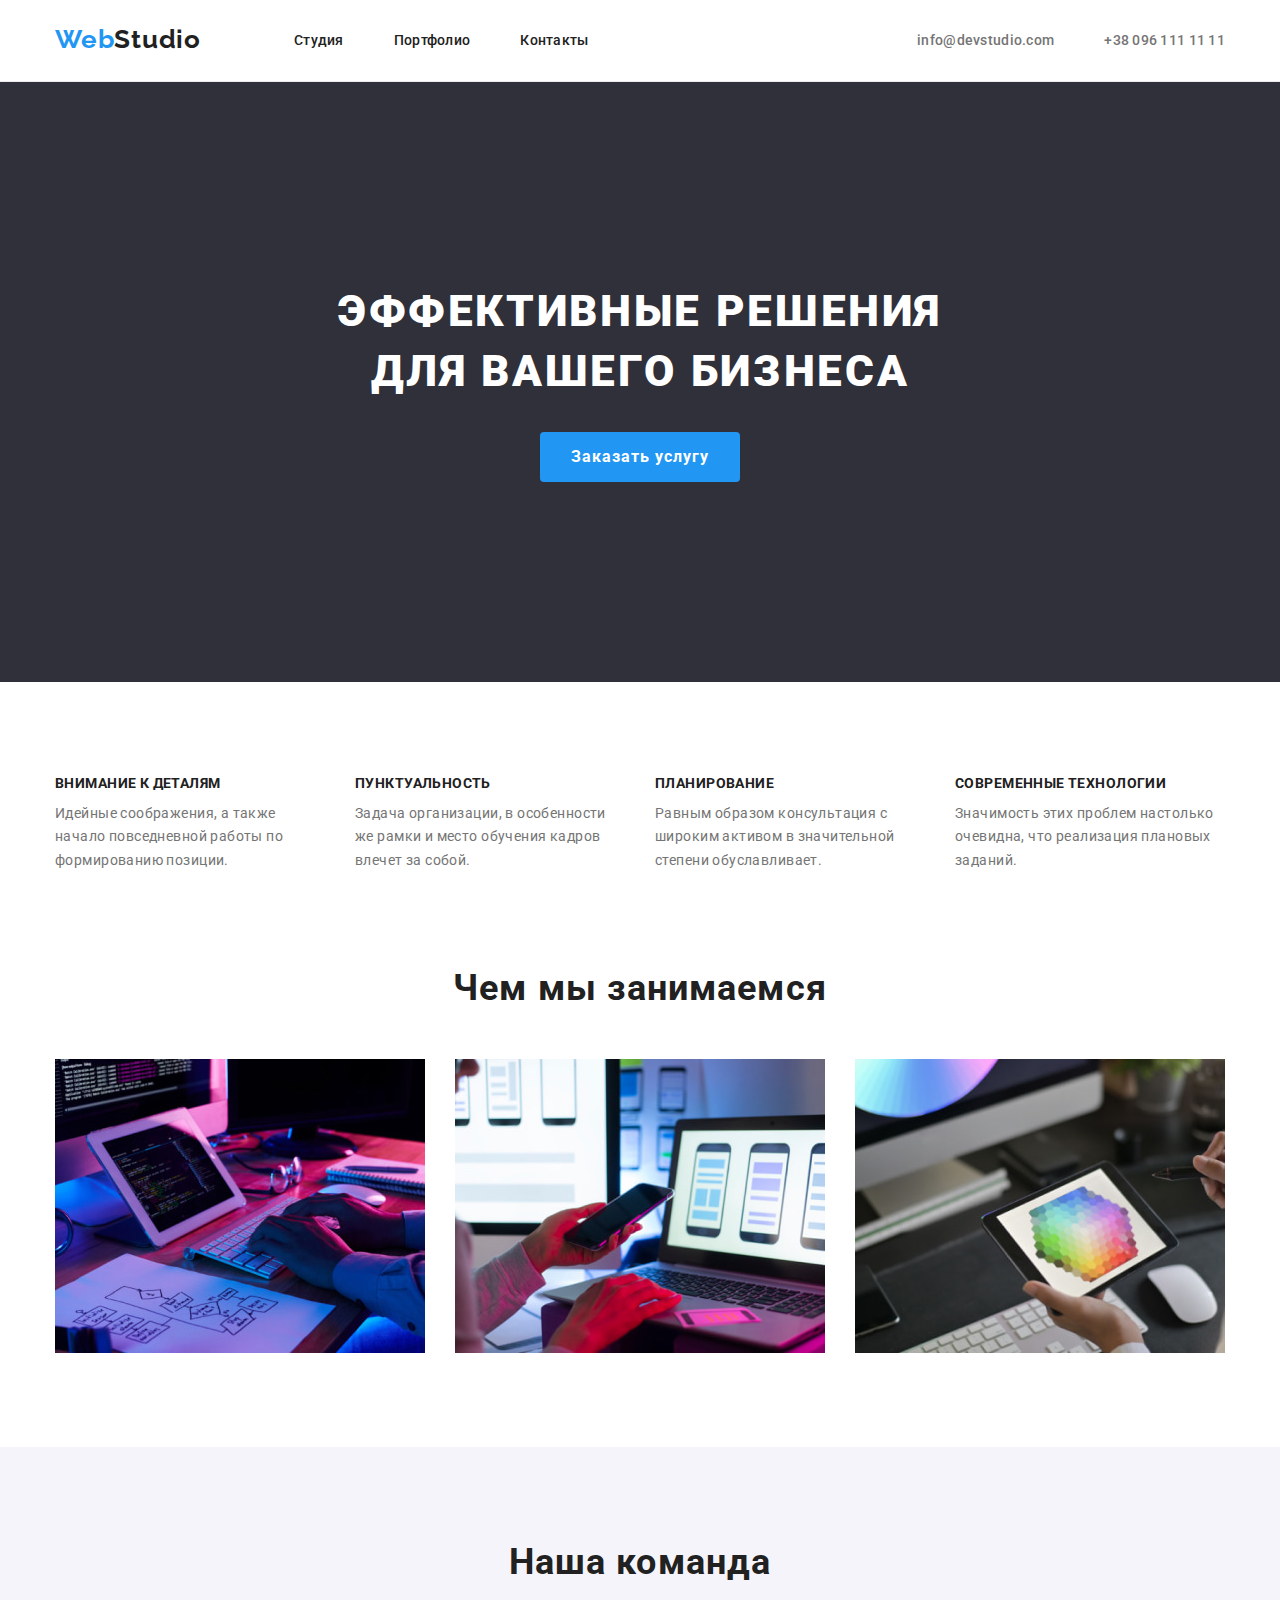
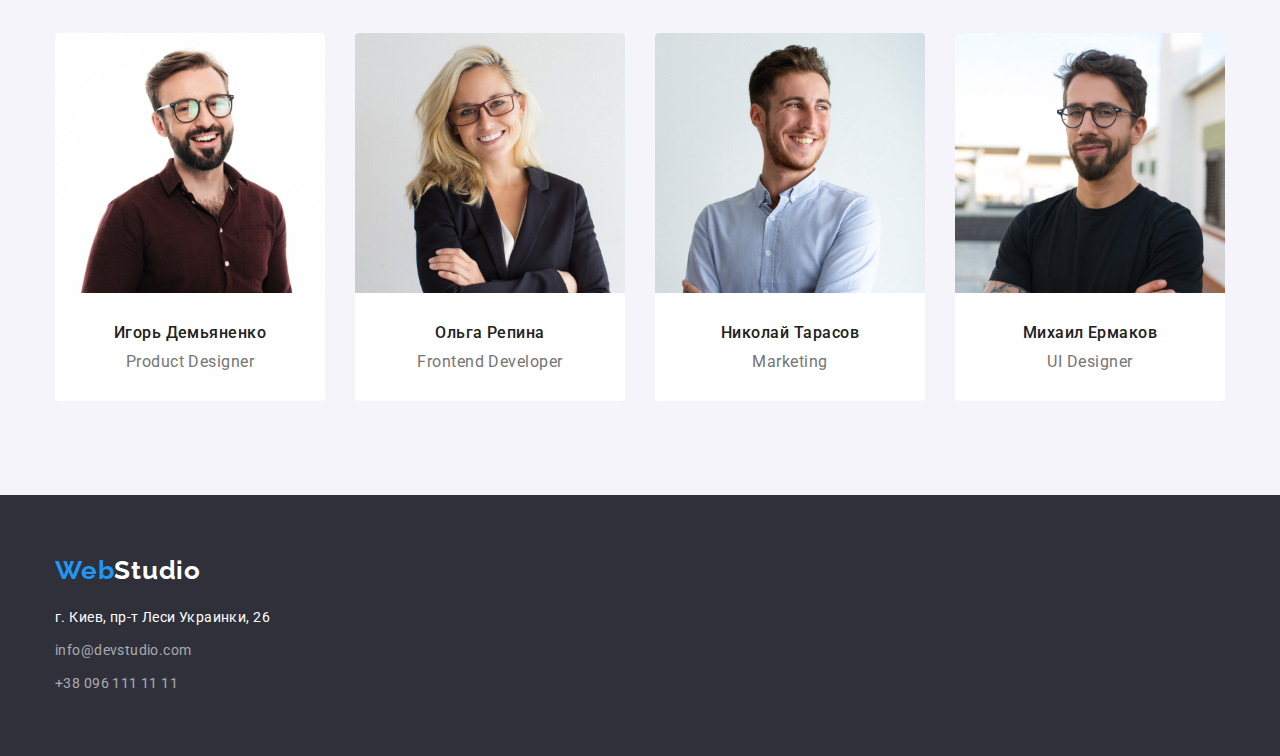
<file: index.html>
<!DOCTYPE html>
<html lang="ru">
<head>
    <meta charset="UTF-8">
    <meta http-equiv="X-UA-Compatible" content="IE=edge">
    <meta name="viewport" content="width=device-width, initial-scale=1.0">
    <title>Студия</title>
    <link rel="preconnect" href="https://fonts.googleapis.com">
    <link rel="preconnect" href="https://fonts.gstatic.com" crossorigin>
    <link href="https://fonts.googleapis.com/css2?family=Raleway:wght@700&family=Roboto:wght@400;500;700;900&display=swap" rel="stylesheet">
    <link href="https://fonts.googleapis.com/css2?family=Raleway:wght@700&display=swap" rel="stylesheet">
    <link rel="stylesheet" href="https://cdnjs.cloudflare.com/ajax/libs/modern-normalize/1.1.0/modern-normalize.min.css">
    <link rel="stylesheet" href="./css/styles.css">
</head>
<body class="page">
    
    <header class="header-contacts">
     <div class="container">
       <nav class="nav">
            <a href="./index.html" lang="en" class="logo link"><span class="link">Web</span>Studio</a>
            <ul class="nav-list">
                <li class="nav-item item">
                    <a href="./index.html" class="nav-link link">Студия</a>
                </li>
                <li class="nav-item item">
                    <a href="./portfolio.html" class="nav-link link">Портфолио</a>
                </li>
                <li class="nav-item item">
                    <a href="#contact" class="nav-link link">Контакты</a>
                </li>
            </ul>
        </nav>
        <ul class="header-contacts-list">
            <li class="header-contacts-item item">
                <a href="meilto:info@devstudio.com" class="header-contacts-link link">info@devstudio.com</a>
            </li>
            <li class="header-contacts-item item">
                <a href="tel:+380961111111" class="header-contacts-link link">+38 096 111 11 11</a>
            </li>
        </ul>   
     </div>
    </header>
    
    <main class="basic">
    
    <section class="hero">
      <div class="container">
        <h1 class="hero-title">Эффективные решения для вашего бизнеса</h1>
        <button type="button" class="hero-btn">Заказать услугу</button>
      </div>
    </section>
    
    
    <section class="features section">
      <div class="container">
        <h2 class="features-title">Особенности</h2>
        <ul class="features-list">
            <li class="features-item item">
                <h3 class="features-subtitle">Внимание к деталям</h3>
                <p class="features-text">Идейные соображения, а также начало повседневной работы по формированию позиции.</p>
            </li>
            <li class="features-item item">
                <h3 class="features-subtitle">Пунктуальность</h3>
                <p class="features-text">Задача организации, в особенности же рамки и место обучения кадров влечет за собой.</p>
            </li>
            <li class="features-item item">
                <h3 class="features-subtitle">Планирование</h3>
                <p class="features-text">Равным образом консультация с широким активом в значительной степени обуславливает.</p>
            </li>
            <li class="features-item item">
                <h3 class="features-subtitle">Современные технологии</h3>
                <p class="features-text">Значимость этих проблем настолько очевидна, что реализация плановых заданий.</p>
            </li>
        </ul>
      </div>
    </section>
    
    
    <section class="work section">
     <div class="container">
        <h2 class="work-title">Чем мы занимаемся</h2>
        <ul class="work-list">
            <li class="work-item item">
                <img src="./images/home/box1.jpg" alt="Человек верстает сайт" width="370" height="294" class="work-img">
            </li>
            <li class="work-item item">
                <img src="./images/home/box2.jpg" alt="Человек разрабатывает мобильное приложение" width="370" height="294" class="work-img">
            </li>
            <li class="work-item item">
                <img src="./images/home/box3.jpg" alt="Человек выбирает из палитры цветов" width="370" height="294" class="work-img"> 
            </li>
        </ul>
     </div> 
    </section>
   
    
    <section class="team section">
      <div class="container">
        <h2 class="team-title">Наша команда</h2>
        <ul class="team-list">
            <li class="team-item item">
                <img src="./images/home/img1.jpg" alt="Фото Игоря Демьяненко" width="270" height="260" class="team-img">
                <div class="team-box">
                    <h3 class="team-subtitle">Игорь Демьяненко</h3>
                    <p class="team-text">Product Designer</p>
                </div>
            </li>
            <li class="team-item item">
                <img src="./images/home/img2.jpg" alt="Фото Ольги Репинои" width="270" height="260" class="team-img">
                <div class="team-box"><h3 class="team-subtitle">Ольга Репина</h3>
                <p class="team-text">Frontend Developer</p></div>
            </li>
            <li class="team-item item">
                <img src="./images/home/img3.jpg" alt="Фото Николая Тарасова" width="270" height="260" class="team-img">
                <div class="team-box"><h3 class="team-subtitle">Николай Тарасов</h3>
                <p class="team-text">Marketing</p></div>
            </li>
            <li class="team-item item">
                <img src="./images/home/img4.jpg" alt="Фото Михаила Ермакова" width="270" height="260" class="team-img">
                <div class="team-box"><h3 class="team-subtitle">Михаил Ермаков</h3>
                <p class="team-text">UI Designer</p></div>
            </li>
        </ul>
      </div>
    </section>
    </main>
    
    <footer id="contact" class="footer-contacts">
      <div class="container">
        <a href="./index.html" lang="en" class="logo link"><span class="link">Web</span>Studio</a>
        <address class="address">
            г. Киев, пр-т Леси Украинки, 26
        </address>
        <ul class="footer-contacts-list">
            <li class="footer-contacts-item item">
                <a href="meilto:info@devstudio.com" class="footer-contacts-link link">info@devstudio.com</a>
            </li>
            <li class="footer-contacts-item item">
                <a href="tel:+380961111111" class="footer-contacts-link link">+38 096 111 11 11</a>
            </li>
        </ul>
      </div>
    </footer>
    
</body>
</html>
</file>
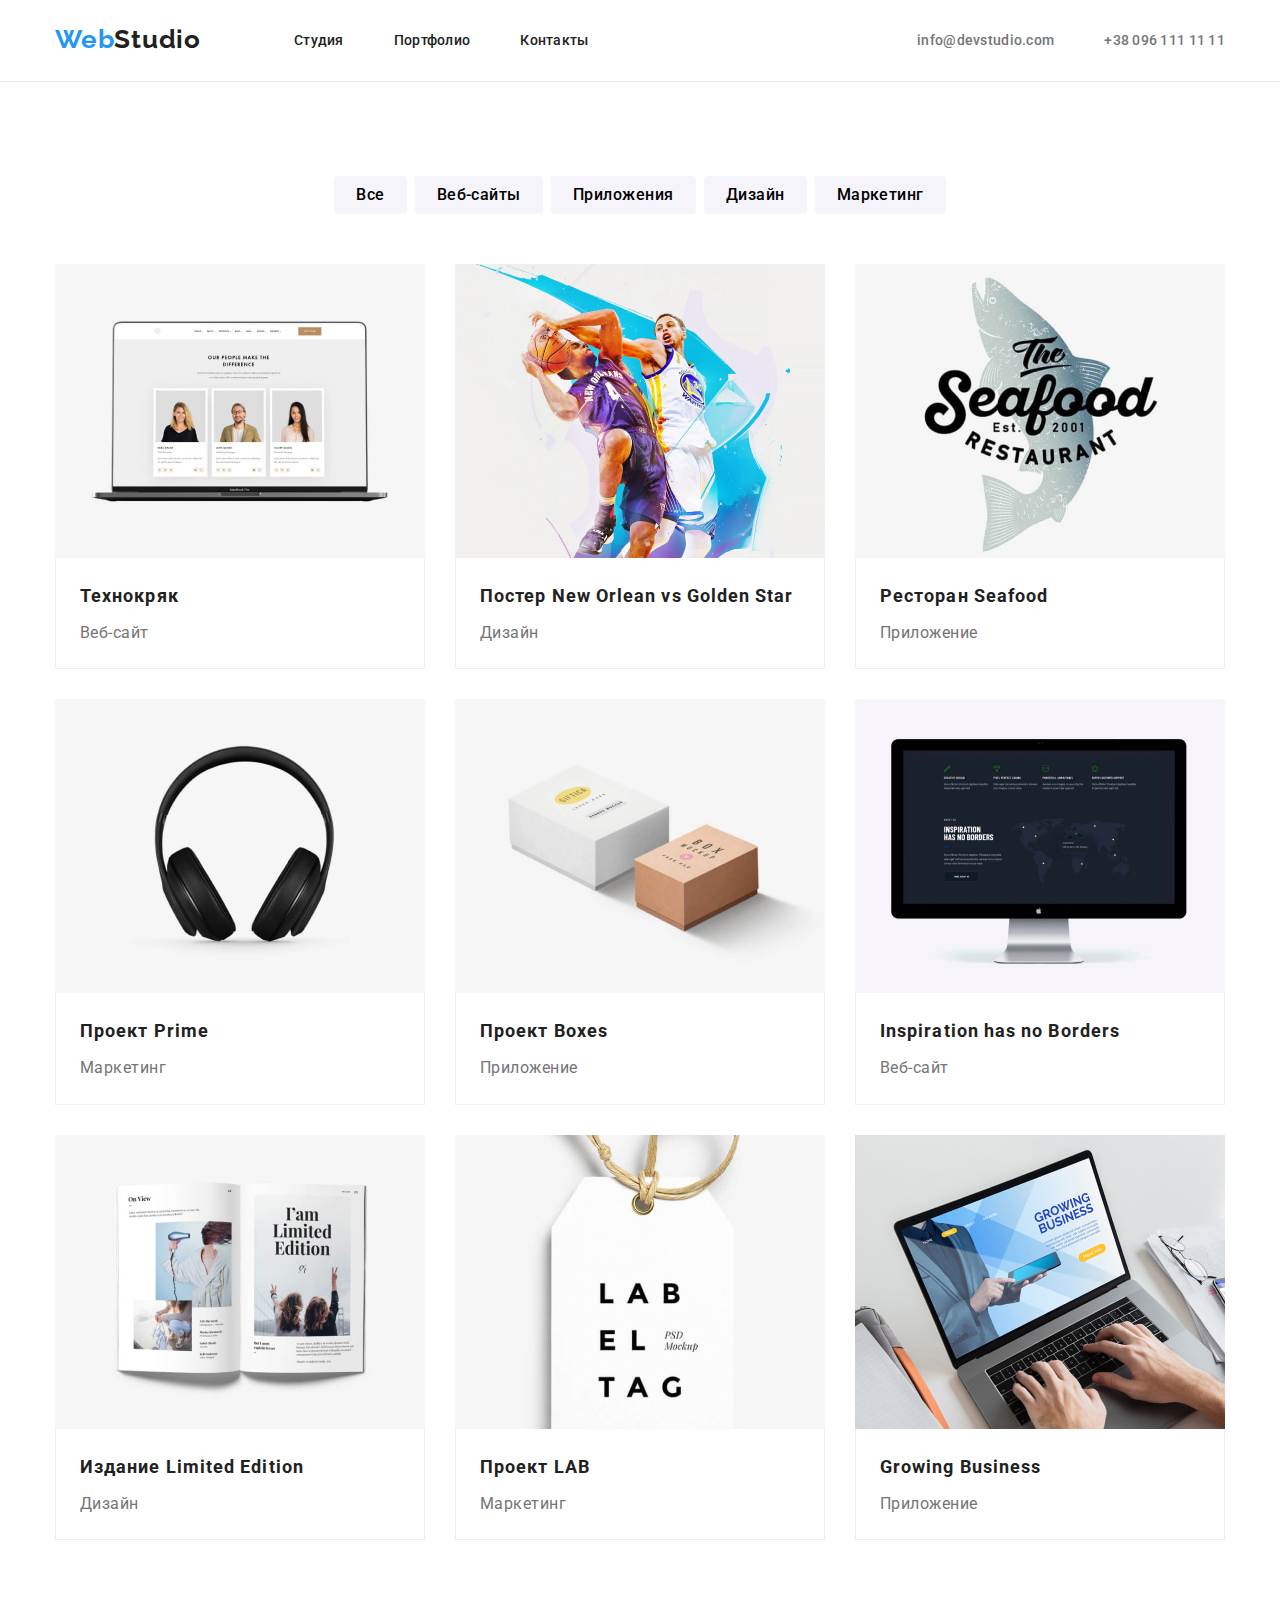
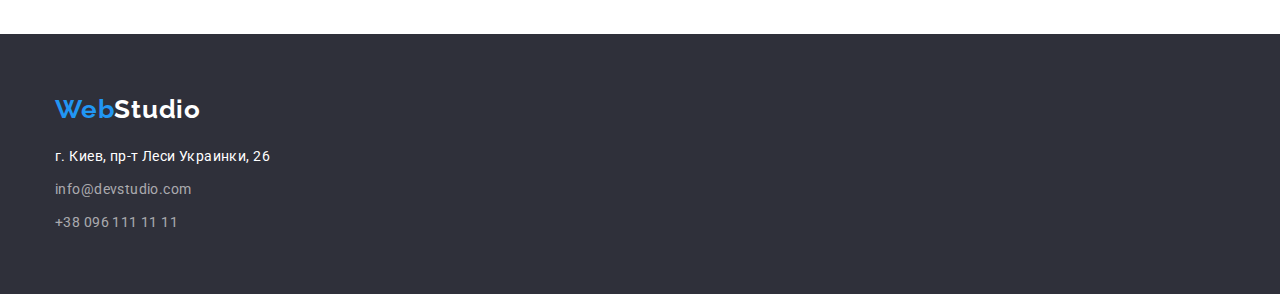
<file: portfolio.html>
<!DOCTYPE html>
<html lang="ru">
<head>
    <meta charset="UTF-8">
    <meta http-equiv="X-UA-Compatible" content="IE=edge">
    <meta name="viewport" content="width=device-width, initial-scale=1.0">
    <title>Портфолио</title>
    <link rel="preconnect" href="https://fonts.googleapis.com">
    <link rel="preconnect" href="https://fonts.gstatic.com" crossorigin>
    <link href="https://fonts.googleapis.com/css2?family=Raleway:wght@700&family=Roboto:wght@400;500;700;900&display=swap"   rel="stylesheet">
    <link href="https://fonts.googleapis.com/css2?family=Raleway:wght@700&display=swap" rel="stylesheet">
    <link rel="stylesheet" href="https://cdnjs.cloudflare.com/ajax/libs/modern-normalize/1.1.0/modern-normalize.min.css">
    <link rel="stylesheet" href="./css/styles.css">
</head>
<body class="page">
    <header class="header-contacts">
        <div class="container">
            <nav class="nav">
                <a href="./index.html" lang="en" class="logo link"><span class="link">Web</span>Studio</a>
                <ul class="nav-list">
                    <li class="nav-item item">
                        <a href="./index.html" class="nav-link link">Студия</a>
                    </li>
                    <li class="nav-item item">
                        <a href="./portfolio.html" class="nav-link link">Портфолио</a>
                    </li>
                    <li class="nav-item item">
                        <a href="#contact" class="nav-link link">Контакты</a>
                    </li>
                </ul>
            </nav>
            <ul class="header-contacts-list">
                <li class="header-contacts-item item">
                    <a href="meilto:info@devstudio.com" class="header-contacts-link link">info@devstudio.com</a>
                </li>
                <li class="header-contacts-item item">
                    <a href="tel:+380961111111" class="header-contacts-link link">+38 096 111 11 11</a>
                </li>
            </ul>
        </div>
    </header>
    <main class="basic">
      
     <section class="services section">
      <div class="container">
        <h1 class="filter-title">Наши работы</h1> 
        <ul class="filter-list list">
            <li class="filter-item item"> <button type="button" class="filter-btn">Все</button></li>
            <li class="filter-item item"> <button type="button" class="filter-btn">Веб-сайты</button></li>
            <li class="filter-item item"> <button type="button" class="filter-btn">Приложения</button></li>
            <li class="filter-item item"> <button type="button" class="filter-btn">Дизайн</button></li>
            <li class="filter-item item"> <button type="button" class="filter-btn">Маркетинг</button></li>
        </ul>
        <ul class="services-list list">
            <li class="services-item item">
                <a href="" class="services-link link">
                    <img src="./images/portfolio/portfolio1.jpg" alt="Технокряк" width="370" height="294" class="services-img">
                    <div class="services-box"><h2 class="services-subtitle">Технокряк</h2>
                    <p class="services-text">Веб-сайт</p>
                    </div>
                </a>
                
            </li>
            <li class="services-item item">
                <a href="" class="services-link link">
                    <img src="./images/portfolio/portfolio2.jpg" alt="Постер New Orlean vs Golden Star" width="370" height="294" class="services-img">
                    <div class="services-box"><h2 class="services-subtitle">Постер New Orlean vs Golden Star</h2>
                    <p class="services-text">Дизайн</p></div>
                </a>
                
            </li>
            <li class="services-item item">
                <a href="" class="services-link link">
                    <img src="./images/portfolio/portfolio3.jpg" alt="Ресторан Seafood" width="370" height="294" class="services-img">
                    <div class="services-box"><h2 class="services-subtitle">Ресторан Seafood</h2>
                    <p class="services-text">Приложение</p></div>
                </a>
                
            </li>
            <li class="services-item item">
                <a href="" class="services-link link">
                    <img src="./images/portfolio/portfolio4.jpg" alt="Проект Prime" width="370" height="294" class="services-img">
                    <div class="services-box"><h2 class="services-subtitle">Проект Prime</h2>
                    <p class="services-text">Маркетинг</p></div>
                </a>
                
            </li>
            <li class="services-item item">
                <a href="" class="services-link link">
                    <img src="./images/portfolio/portfolio5.jpg" alt="Проект Boxes" width="370" height="294" class="services-img">
                    <div class="services-box"><h2 class="services-subtitle">Проект Boxes</h2>
                    <p class="services-text">Приложение</p></div>
                </a>
                
            </li>
            <li class="services-item item">
                <a href="" class="services-link link">
                    <img src="./images/portfolio/portfolio6.jpg" alt="Inspiration has no Borders" width="370" height="294" class="services-img">
                    <div class="services-box"><h2 class="services-subtitle">Inspiration has no Borders</h2>
                    <p class="services-text">Веб-сайт</p></div>
                </a>
                
            </li>
            <li class="services-item item">
                <a href="" class="services-link link">
                    <img src="./images/portfolio/portfolio7.jpg" alt="Издание Limited Edition" width="370" height="294" class="services-img">
                    <div class="services-box"><h2 class="services-subtitle">Издание Limited Edition</h2>
                    <p class="services-text">Дизайн</p></div>
                </a>
                
            </li>
            <li class="services-item item">
                <a href="" class="services-link link">
                    <img src="./images/portfolio/portfolio8.jpg" alt="Проект LAB" width="370" height="294" class="services-img">
                    <div class="services-box"><h2 class="services-subtitle">Проект LAB</h2>
                    <p class="services-text">Маркетинг</p></div>
                </a>
                
            </li>
            <li class="services-item item">
                <a href="" class="services-link link">
                    <img src="./images/portfolio/portfolio9.jpg" alt="Growing Business" width="370" height="294" class="services-img">
                    <div class="services-box"><h2 class="services-subtitle">Growing Business</h2>
                    <p class="services-text">Приложение</p></div>
                </a>
                
            </li>
        </ul>
      </div>
    </section>
    </main>

   <footer id="contact" class="footer-contacts">
    <div class="container">
        <a href="./index.html" lang="en" class="logo link"><span class="link">Web</span>Studio</a>
        <address class="address">
            г. Киев, пр-т Леси Украинки, 26
        </address>
        <ul class="footer-contacts-list">
            <li class="footer-contacts-item item">
                <a href="meilto:info@devstudio.com" class="footer-contacts-link link">info@devstudio.com</a>
            </li>
            <li class="footer-contacts-item item">
                <a href="tel:+380961111111" class="footer-contacts-link link">+38 096 111 11 11</a>
            </li>
        </ul>
    </div>
   </footer>
</body>
</html>
</file>
<file: css/styles.css>
/* основной цвет текста #212121 */
/* вторичный цвет текста #757575 */
/* цвет фона #FFFFFF */
/* вторичный цвет #2F303A */
:root {
  --main-font-family: 'Roboto', sans-serif;
  --primary-text-color: #212121;
  --secondary-text-color: #757575;
  --accent-color: #2196f3;
  --nav-gap: 32px;
}
/* Общее */
/* * {
  outline: 1px solid tomato;
} */

.page {
  display: flex;
  flex-direction: column;

  background-color: #ffffff;
  color: var(--primary-text-color);
  font-family: var(--main-font-family);
  font-size: 14px;
}
.basic {
  flex-grow: 1;
}
.container {
  width: 1200px;
  padding: 0 15px;
  margin: 0 auto;
}
.header-contacts {
  border-bottom: 1px solid #ececec;
}
.section {
  padding-top: 94px;
  padding-bottom: 94px;
}
h1,
h2,
h3,
p {
  margin-top: 0;
  margin-bottom: 0;
}
ul {
  margin: 0;
  padding: 0;
}
.link {
  text-decoration: none;
}
.item {
  list-style-type: none;
}
/* Лого */
.header-contacts .container {
  display: flex;
  align-items: center;
}
.logo {
  display: block;
  padding-top: 24px;

  font-family: 'Raleway', sans-serif;
  font-weight: 700;
  font-size: 26px;
  color: var(--primary-text-color);
  line-height: 1.19;
  letter-spacing: 0.03em;
}
.logo > .link {
  color: var(--accent-color);
}

.nav .logo:hover,
.nav .logo:focus {
  color: var(--accent-color);
}
/* Навигация */
.nav {
  display: flex;
}
.nav-list {
  display: flex;
  padding-top: var(--nav-gap);
  padding-bottom: var(--nav-gap);
}
.nav-link {
  color: var(--primary-text-color);
  font-weight: 500;
  line-height: 1.14;
  letter-spacing: 0.02em;
}
.nav-link:hover,
.nav-link:focus {
  color: var(--accent-color);
}
.nav-item:not(:first-child) {
  padding-left: 50px;
}
.nav-item:first-child {
  padding-left: 93px;
}
.header-contacts-list {
  display: flex;
  margin-left: auto;
}
/* Контакты */
.header-contacts-link {
  color: var(--secondary-text-color);
  font-weight: 500;
  line-height: 1.14;
  letter-spacing: 0.02em;
}
.header-contacts-link:hover,
.header-contacts-link:focus {
  color: var(--accent-color);
}
.header-contacts-item:not(:first-child) {
  padding-left: 50px;
}
/* Герой */
.hero {
  background-color: #2f303a;
  padding-top: 200px;
  padding-bottom: 200px;
  text-align: center;
}

.hero-title {
  width: 696px;
  margin-left: auto;
  margin-right: auto;
  margin-bottom: 30px;

  color: #ffffff;
  font-weight: 900;
  font-size: 44px;
  text-transform: uppercase;
  text-align: center;
  line-height: 1.36;
  letter-spacing: 0.06em;
}
.hero-btn {
  display: block;
  width: 200px;
  margin-left: auto;
  margin-right: auto;
  padding: 10px 28px;
  border: none;
  border-radius: 4px;

  font-family: var(--main-font-family);
  background-color: var(--accent-color);
  color: #ffffff;
  font-weight: 700;
  font-size: 16px;
  line-height: 1.88;
  letter-spacing: 0.06em;

  /* height: 50px; */
}
.hero-btn:hover,
.hero-btn:focus {
  cursor: pointer;
  background-color: #188ce8;
}

/* Паттерн для скрытия заголовка */
.features-title,
.filter-title {
  position: absolute;
  white-space: nowrap;
  width: 1px;
  height: 1px;
  overflow: hidden;
  border: 0;
  padding: 0;
  clip: rect(0 0 0 0);
  clip-path: inset(50%);
  margin: -1px;
}
/* Секция Особенности  */

.features-list {
  display: flex;
}
.features-subtitle {
  margin-bottom: 10px;

  font-size: inherit;
  text-transform: uppercase;
  line-height: 1.14;
  letter-spacing: 0.03em;
}
.features-text {
  color: var(--secondary-text-color);
  line-height: 1.7;
  letter-spacing: 0.03em;
}
.features-item {
  width: 270px;
}
.features-item:not(:first-child) {
  margin-left: 30px;
}
/* Секция Наша работа и Наша команда*/
.work.section {
  padding-top: 0;
}
.work-title,
.team-title {
  margin-bottom: 50px;

  font-size: 36px;
  line-height: 1.17;
  letter-spacing: 0.03em;
  text-align: center;
}
.work-list {
  display: flex;
  margin-left: -30px;
}
.work-item {
  flex-basis: calc(100% / 3 - 30px);
  margin-left: 30px;
  overflow: hidden;
}
.work-img,
.team-img,
.services-img {
  display: block;
}

.team {
  background-color: #f5f4fa;
}
.team-list {
  display: flex;
  margin-left: -30px;
}
.team-item {
  flex-basis: calc(100% / 4 - 30px);
  margin-left: 30px;
  overflow: hidden;

  background-color: #ffffff;
  border-radius: 4px;
}
.team-box {
  text-align: center;
  padding: 30px;
}
.team-subtitle {
  margin-bottom: 10px;

  font-weight: 500;
  font-size: 16px;
  line-height: 1.19;
  letter-spacing: 0.03em;
}
.team-text {
  color: var(--secondary-text-color);
  font-size: 16px;
  line-height: 1.19;
  letter-spacing: 0.03em;
}
/* Футер */
.footer-contacts {
  background-color: #2f303a;
  padding-top: 60px;
  padding-bottom: 60px;
}
.container > .logo {
  padding-top: 0;
  margin-bottom: 20px;

  color: #ffffff;
}

.footer-contacts .logo:hover,
.footer-contacts .logo:focus {
  color: var(--accent-color);
}
.address {
  margin-bottom: 9px;

  color: rgba(255, 255, 255, 1);
  font-style: normal;
  line-height: 1.71;
  letter-spacing: 0.03em;
  font-weight: 400;
}
.footer-contacts-link {
  display: block;

  color: rgba(255, 255, 255, 0.6);
  line-height: 1.71;
  letter-spacing: 0.03em;
}
.footer-contacts-item:first-child {
  margin-bottom: 9px;
}
.footer-contacts-link:hover,
.footer-contacts-link:focus {
  color: var(--accent-color);
}
/* Портфолио */
.filter-list {
  display: flex;
  justify-content: center;
  margin-left: auto;
  margin-right: auto;
  margin-bottom: 50px;
}
.filter-item:not(:first-child) {
  margin-left: 8px;
}
.filter-btn {
  display: block;
  border: none;
  border-radius: 4px;
  padding: 6px 22px;

  font-family: var(--main-font-family);
  background-color: #f5f4fa;
  font-weight: 500;
  font-size: 16px;
  line-height: 1.63;
  letter-spacing: 0.03em;
  text-align: center;
}
.filter-btn:hover,
.filter-btn:focus {
  background-color: var(--accent-color);
  color: #ffffff;
  cursor: pointer;
}
.services-list {
  display: flex;
  flex-wrap: wrap;
  margin-left: -30px;
  margin-top: -30px;
}
.services-list > .item {
  flex-basis: calc(100% / 3 - 30px);
  margin-left: 30px;
  margin-top: 30px;
  overflow: hidden;
}

.services-box {
  padding: 20px 24px;
  border: 1px solid #eeeeee;
  border-top: none;
}
.services-subtitle {
  margin-bottom: 4px;

  color: var(--primary-text-color);
  font-size: 18px;
  line-height: 2;
  letter-spacing: 0.06em;
}
.services-text {
  color: var(--secondary-text-color);
  font-size: 16px;
  line-height: 1.89;
  letter-spacing: 0.03em;
}
</file>
